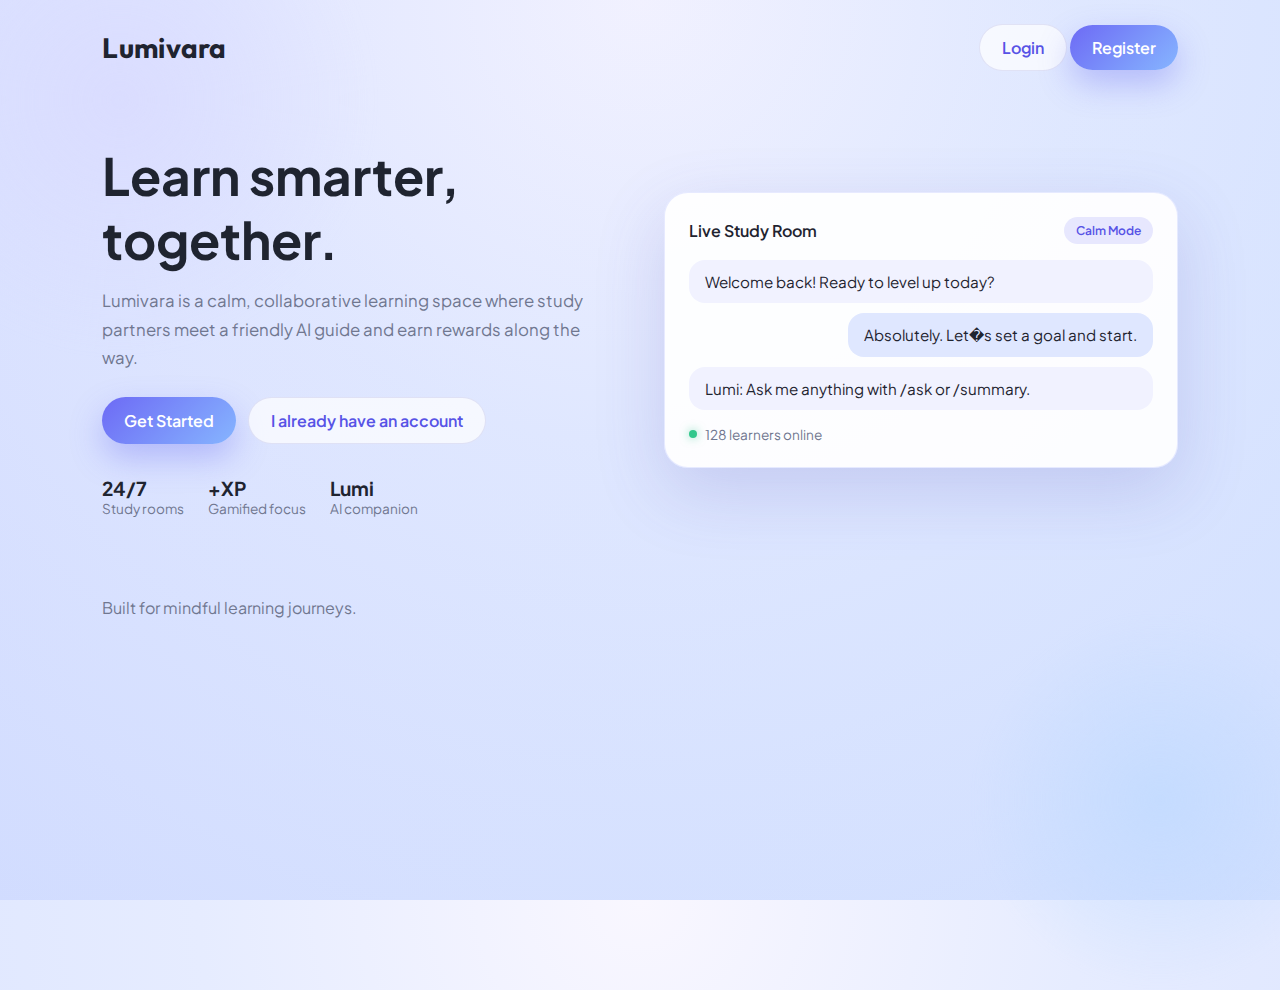
<file: index.html>
<!DOCTYPE html>
<html lang="en">
<head>
  <meta charset="UTF-8" />
  <meta name="viewport" content="width=device-width, initial-scale=1.0" />
  <title>Lumivara - Learn Together</title>
  <link rel="stylesheet" href="css/style.css" />
</head>
<body class="landing">
  <div class="bg-orb orb-1"></div>
  <div class="bg-orb orb-2"></div>
  <header class="topbar">
    <div class="logo">Lumivara</div>
    <nav class="top-actions">
      <a class="btn ghost" href="login.html">Login</a>
      <a class="btn primary" href="register.html">Register</a>
    </nav>
  </header>

  <main class="hero">
    <div class="hero-text">
      <h1>Learn smarter, together.</h1>
      <p>
        Lumivara is a calm, collaborative learning space where study partners meet a
        friendly AI guide and earn rewards along the way.
      </p>
      <div class="hero-cta">
        <a class="btn primary" href="register.html">Get Started</a>
        <a class="btn ghost" href="login.html">I already have an account</a>
      </div>
      <div class="hero-stats">
        <div>
          <span class="stat-value">24/7</span>
          <span class="stat-label">Study rooms</span>
        </div>
        <div>
          <span class="stat-value">+XP</span>
          <span class="stat-label">Gamified focus</span>
        </div>
        <div>
          <span class="stat-value">Lumi</span>
          <span class="stat-label">AI companion</span>
        </div>
      </div>
    </div>
    <div class="hero-card">
      <div class="card-header">
        <span>Live Study Room</span>
        <span class="pill">Calm Mode</span>
      </div>
      <div class="card-body">
        <div class="message incoming">Welcome back! Ready to level up today?</div>
        <div class="message outgoing">Absolutely. Let�s set a goal and start.</div>
        <div class="message incoming">Lumi: Ask me anything with /ask or /summary.</div>
      </div>
      <div class="card-footer">
        <span class="dot"></span>
        <span>128 learners online</span>
      </div>
    </div>
  </main>

  <footer class="footer">
    <span>Built for mindful learning journeys.</span>
  </footer>
</body>
</html>
</file>
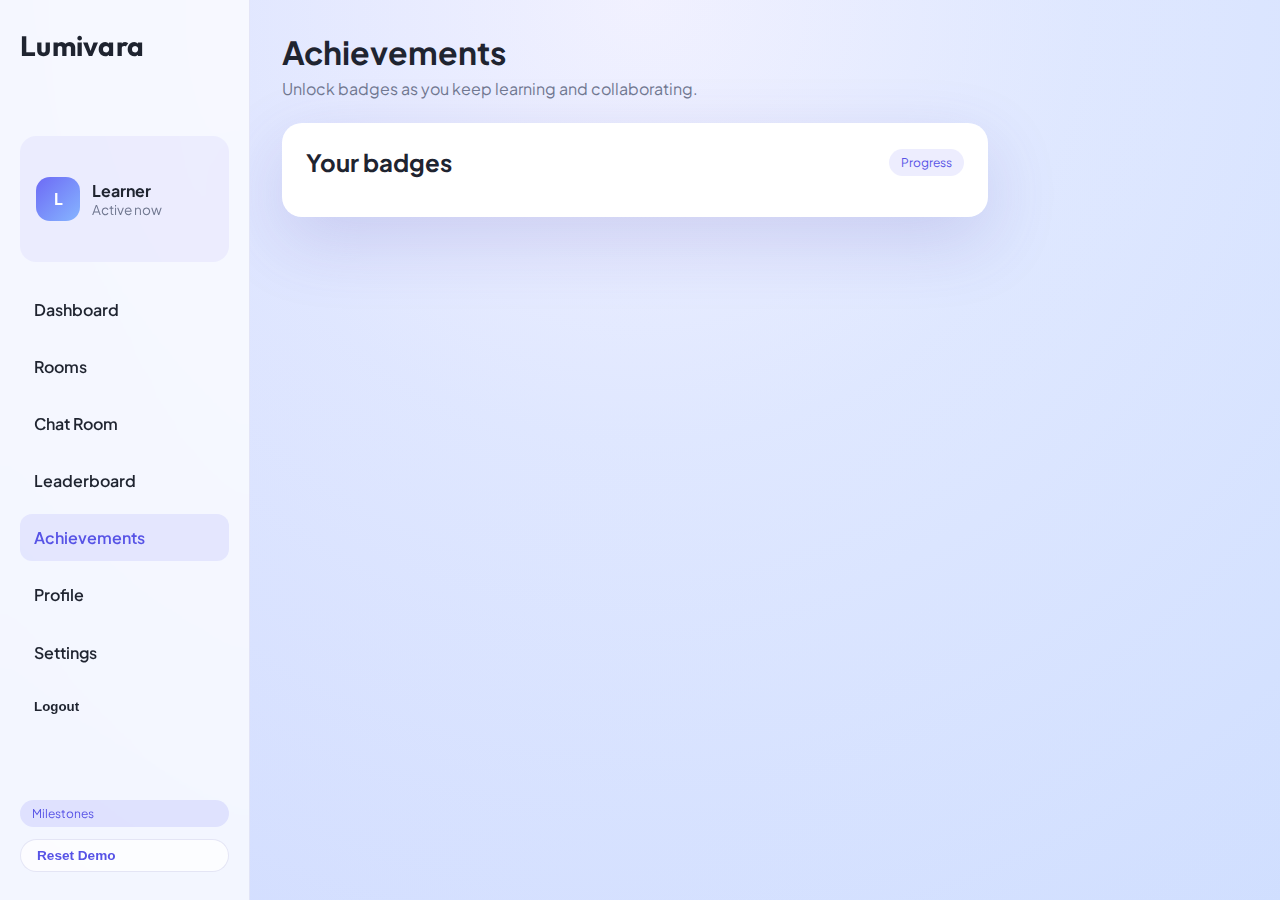
<file: achievements.html>
<!DOCTYPE html>
<html lang="en">
<head>
  <meta charset="UTF-8" />
  <meta name="viewport" content="width=device-width, initial-scale=1.0" />
  <title>Lumivara - Achievements</title>
  <link rel="stylesheet" href="css/style.css" />
</head>
<body class="page achievements">
  <aside class="sidebar">
    <div class="logo">Lumivara</div>
    <div class="profile-card">
      <div class="avatar" id="sidebarAvatar">L</div>
      <div>
        <div class="profile-name" id="sidebarUserName">Learner</div>
        <div class="profile-meta" id="sidebarUserMeta">Active now</div>
      </div>
    </div>
    <nav class="nav">
      <a class="nav-link" href="dashboard.html">Dashboard</a>
      <a class="nav-link" href="rooms.html">Rooms</a>
      <a class="nav-link" href="chat.html">Chat Room</a>
      <a class="nav-link" href="leaderboard.html">Leaderboard</a>
      <a class="nav-link active" href="achievements.html">Achievements</a>
      <a class="nav-link" href="profile.html">Profile</a>
      <a class="nav-link" href="settings.html">Settings</a>
      <button class="nav-link" id="logoutBtn" type="button">Logout</button>
    </nav>
    <div class="sidebar-footer">
      <span class="pill">Milestones</span>
      <button class="btn ghost small" id="resetDemoBtn" type="button">Reset Demo</button>
    </div>
  </aside>

  <main class="main">
    <header class="main-header">
      <div>
        <h1>Achievements</h1>
        <p class="subtext">Unlock badges as you keep learning and collaborating.</p>
      </div>
    </header>

    <section class="panel">
      <div class="panel-header">
        <h2>Your badges</h2>
        <span class="chip">Progress</span>
      </div>
      <div id="achievementList" class="achievement-grid"></div>
    </section>
  </main>

  <div class="toast" id="toast"></div>

  <script src="js/storage.js"></script>
  <script src="js/gamification.js"></script>
  <script src="js/auth.js"></script>
</body>
</html>
</file>
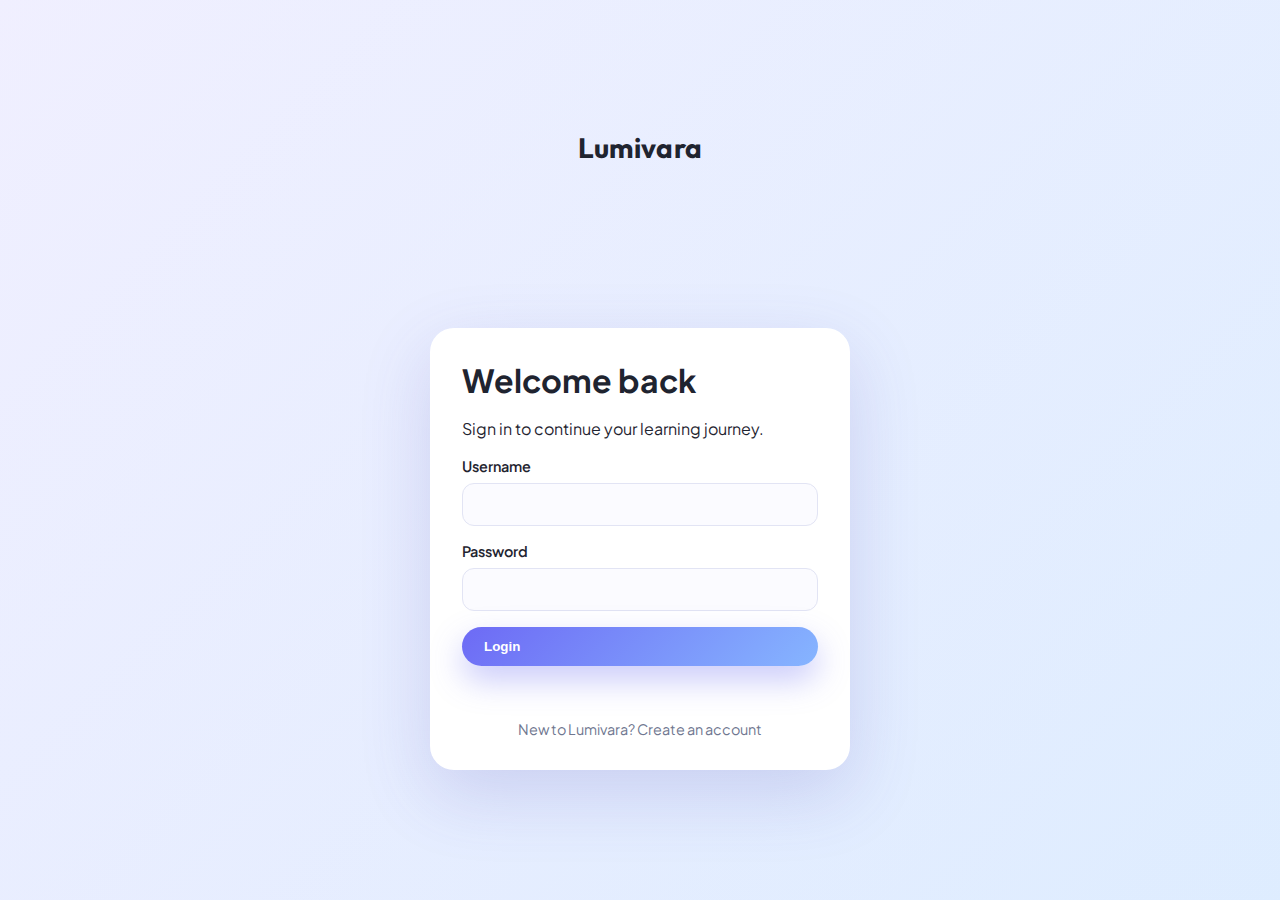
<file: chat.html>
<!DOCTYPE html>
<html lang="en">
<head>
  <meta charset="UTF-8" />
  <meta name="viewport" content="width=device-width, initial-scale=1.0" />
  <title>Lumivara - Chat Room</title>
  <link rel="stylesheet" href="css/style.css" />
</head>
<body class="chat">
  <aside class="sidebar">
    <div class="logo">Lumivara</div>
    <div class="profile-card">
      <div class="avatar" id="sidebarAvatar">L</div>
      <div>
        <div class="profile-name" id="sidebarUserName">Learner</div>
        <div class="profile-meta" id="sidebarUserMeta">Active now</div>
      </div>
    </div>
    <nav class="nav">
      <a class="nav-link" href="dashboard.html">Dashboard</a>
      <a class="nav-link" href="rooms.html">Rooms</a>
      <a class="nav-link active" href="chat.html">Chat Room</a>
      <a class="nav-link" href="leaderboard.html">Leaderboard</a>
      <a class="nav-link" href="achievements.html">Achievements</a>
      <a class="nav-link" href="profile.html">Profile</a>
      <a class="nav-link" href="settings.html">Settings</a>
      <button class="nav-link" id="logoutBtn" type="button">Logout</button>
    </nav>
    <div class="room-list">
      <h3>Rooms</h3>
      <div id="sidebarRooms"></div>
    </div>
    <div class="room-list">
      <h3>Direct Messages</h3>
      <div id="sidebarDm"></div>
    </div>
    <div class="sidebar-footer">
      <span class="pill">Focus Mode</span>
      <button class="btn ghost small" id="resetDemoBtn" type="button">Reset Demo</button>
    </div>
  </aside>

  <main class="main">
    <header class="main-header">
      <div>
        <h1 id="roomTitle">Focus Room</h1>
        <p class="subtext" id="roomTopic">Calm collaborative study space</p>
        <div class="room-meta">
          <span class="chip">Active: <strong id="activeUserName">You</strong></span>
          <span class="chip" id="roomMode">Focus Mode</span>
        </div>
      </div>
      <div class="user-switcher">
        <label for="activeUserSelect">Active user</label>
        <select id="activeUserSelect"></select>
        <button class="btn ghost small" id="addDemoUserBtn" type="button">Add demo user</button>
      </div>
      <div class="xp-mini">
        <span>Level <strong id="userLevel">1</strong></span>
        <div class="xp-bar">
          <div class="xp-fill" id="xpFill"></div>
        </div>
      </div>
    </header>

    <section class="chat-container">
      <div id="chatMessages" class="chat-messages"></div>
      <div class="chat-input">
        <div class="reply-preview" id="replyPreview">
          <div>
            <strong id="replyAuthor">Replying to</strong>
            <span id="replyText">Message preview</span>
          </div>
          <button id="cancelReplyBtn" type="button">Cancel</button>
        </div>
        <div class="input-row">
          <button class="btn ghost small" id="attachBtn" type="button">Attach</button>
          <input type="file" id="fileInput" hidden />
          <input type="text" id="messageInput" placeholder="Type a message or /ask, /summary, /explain" />
          <button class="btn primary" id="sendBtn">Send</button>
        </div>
      </div>
    </section>
  </main>

  <aside class="users">
    <h3>Online Learners</h3>
    <ul class="user-list" id="userList">
      <li class="user active" data-user="You" data-role="Learner">
        <span class="user-avatar" id="currentUserAvatar">Y</span>
        <div class="user-meta">
          <div class="user-name" id="currentUserName">You</div>
          <div class="user-status" id="currentUserStatus">Active now</div>
          <div class="user-role" id="currentUserRole">Learner</div>
        </div>
      </li>
      <li class="user" data-user="Alya" data-role="Mentor">
        <span class="user-avatar">A</span>
        <div class="user-meta">
          <div class="user-name">Alya</div>
          <div class="user-status">Reviewing notes</div>
          <div class="user-role">Mentor</div>
        </div>
      </li>
      <li class="user" data-user="Ravi" data-role="Analyst">
        <span class="user-avatar">R</span>
        <div class="user-meta">
          <div class="user-name">Ravi</div>
          <div class="user-status">Solving problems</div>
          <div class="user-role">Analyst</div>
        </div>
      </li>
      <li class="user" data-user="Mina" data-role="Calm Focus">
        <span class="user-avatar">M</span>
        <div class="user-meta">
          <div class="user-name">Mina</div>
          <div class="user-status">Quiet focus</div>
          <div class="user-role">Calm Focus</div>
        </div>
      </li>
      <li class="user" data-user="Jude" data-role="Sprinter">
        <span class="user-avatar">J</span>
        <div class="user-meta">
          <div class="user-name">Jude</div>
          <div class="user-status">Taking a break</div>
          <div class="user-role">Sprinter</div>
        </div>
      </li>
      <li class="user" data-user="Lumi" data-role="AI Guide">
        <span class="user-avatar">L</span>
        <div class="user-meta">
          <div class="user-name">Lumi</div>
          <div class="user-status">AI helper</div>
          <div class="user-role">AI Guide</div>
        </div>
      </li>
    </ul>
  </aside>

  <div class="toast" id="toast"></div>
  <div class="loader" id="loader">
    <div class="spinner"></div>
    <span>Lumi is thinking...</span>
  </div>

  <script src="js/storage.js"></script>
  <script src="js/ai.js"></script>
  <script src="js/gamification.js"></script>
  <script src="js/chat.js"></script>
  <script src="js/auth.js"></script>
</body>
</html>
</file>
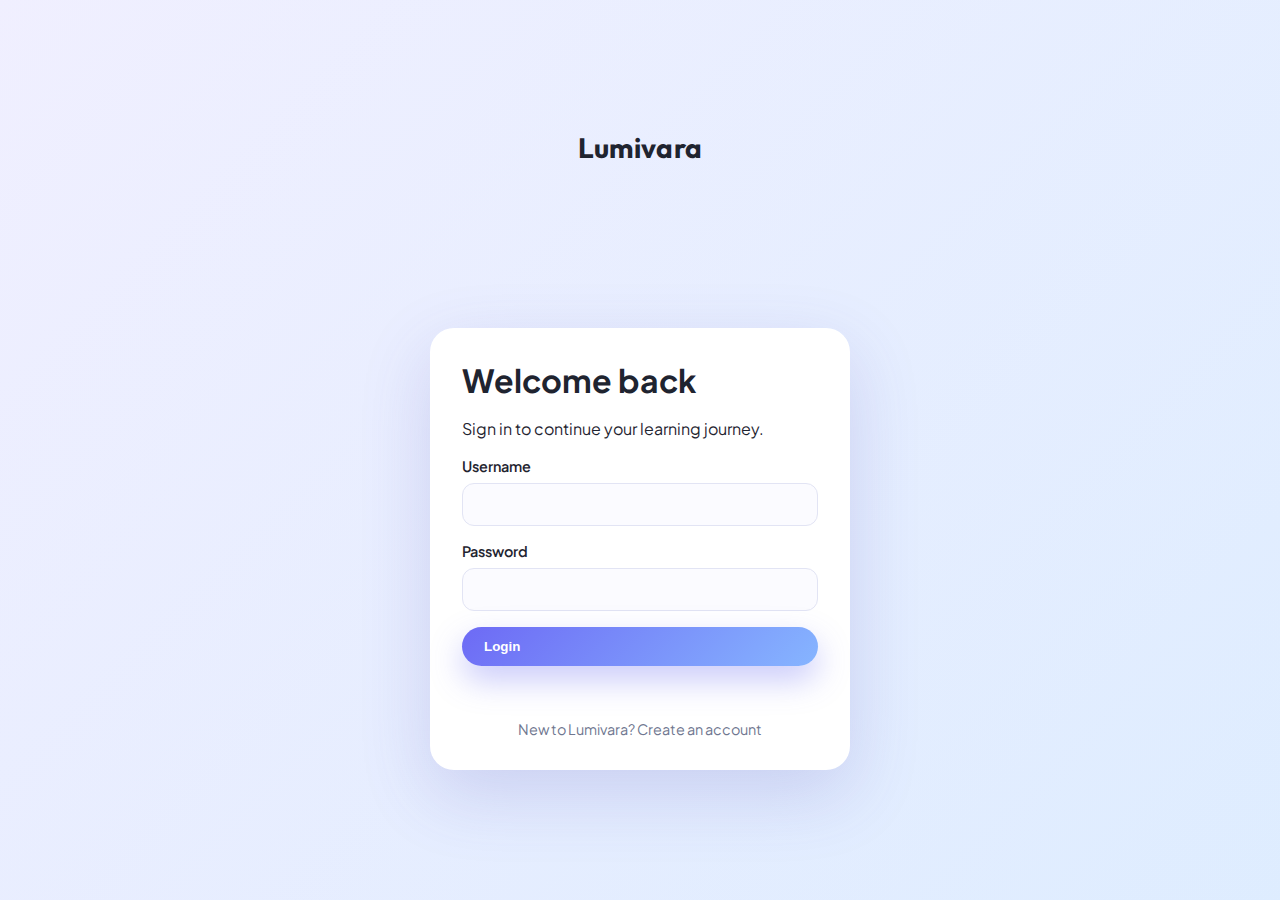
<file: dashboard.html>
<!DOCTYPE html>
<html lang="en">
<head>
  <meta charset="UTF-8" />
  <meta name="viewport" content="width=device-width, initial-scale=1.0" />
  <title>Lumivara - Dashboard</title>
  <link rel="stylesheet" href="css/style.css" />
</head>
<body class="dashboard">
  <aside class="sidebar">
    <div class="logo">Lumivara</div>
    <div class="profile-card">
      <div class="avatar" id="sidebarAvatar">L</div>
      <div>
        <div class="profile-name" id="sidebarUserName">Learner</div>
        <div class="profile-meta" id="sidebarUserMeta">Active now</div>
      </div>
    </div>
    <nav class="nav">
      <a class="nav-link active" href="dashboard.html">Dashboard</a>
      <a class="nav-link" href="chat.html">Chat Room</a>
      <button class="nav-link" id="logoutBtn" type="button">Logout</button>
    </nav>
    <div class="sidebar-footer">
      <span class="pill">Study Calm</span>
    </div>
  </aside>

  <main class="main">
    <header class="main-header">
      <div>
        <h1 id="welcomeMessage">Welcome, Learner</h1>
        <p class="subtext">Track your progress, celebrate achievements, and join a room.</p>
      </div>
      <div class="xp-card">
        <div>
          <span class="label">Level</span>
          <span class="value" id="userLevel">1</span>
        </div>
        <div>
          <span class="label">XP</span>
          <span class="value" id="userXp">0</span>
        </div>
        <div class="xp-bar">
          <div class="xp-fill" id="xpFill"></div>
        </div>
      </div>
    </header>

    <section class="panel">
      <div class="panel-header">
        <h2>Your achievements</h2>
        <span class="chip">Live progress</span>
      </div>
      <div id="achievementList" class="achievement-grid"></div>
    </section>

    <section class="panel action-panel">
      <div>
        <h2>Enter a study room</h2>
        <p>Continue the conversation, earn XP, and ask Lumi for help.</p>
      </div>
      <a class="btn primary" href="chat.html">Enter chat room</a>
    </section>
  </main>

  <div class="toast" id="toast"></div>

  <script src="js/storage.js"></script>
  <script src="js/gamification.js"></script>
  <script src="js/auth.js"></script>
</body>
</html>
</file>
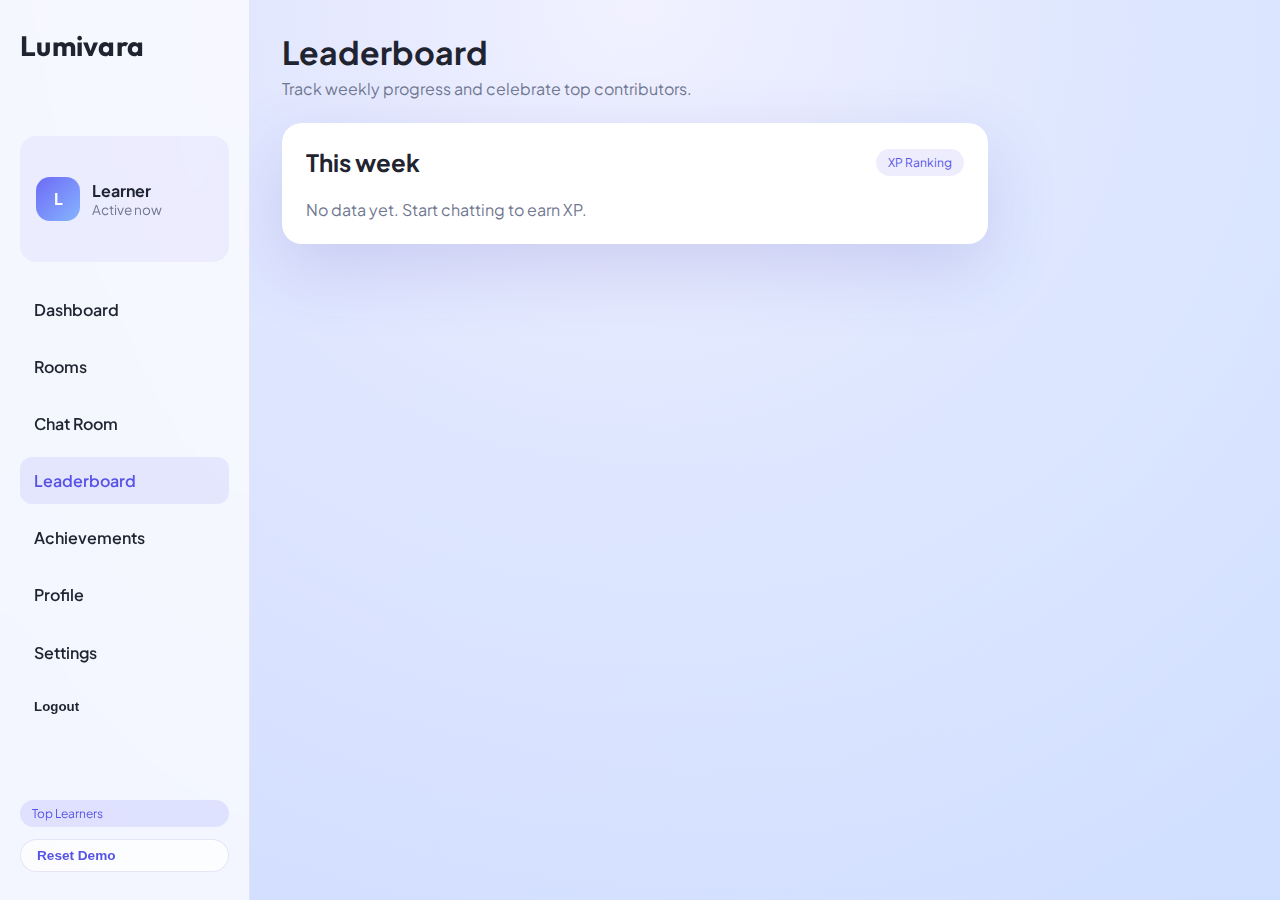
<file: leaderboard.html>
<!DOCTYPE html>
<html lang="en">
<head>
  <meta charset="UTF-8" />
  <meta name="viewport" content="width=device-width, initial-scale=1.0" />
  <title>Lumivara - Leaderboard</title>
  <link rel="stylesheet" href="css/style.css" />
</head>
<body class="page leaderboard">
  <aside class="sidebar">
    <div class="logo">Lumivara</div>
    <div class="profile-card">
      <div class="avatar" id="sidebarAvatar">L</div>
      <div>
        <div class="profile-name" id="sidebarUserName">Learner</div>
        <div class="profile-meta" id="sidebarUserMeta">Active now</div>
      </div>
    </div>
    <nav class="nav">
      <a class="nav-link" href="dashboard.html">Dashboard</a>
      <a class="nav-link" href="rooms.html">Rooms</a>
      <a class="nav-link" href="chat.html">Chat Room</a>
      <a class="nav-link active" href="leaderboard.html">Leaderboard</a>
      <a class="nav-link" href="achievements.html">Achievements</a>
      <a class="nav-link" href="profile.html">Profile</a>
      <a class="nav-link" href="settings.html">Settings</a>
      <button class="nav-link" id="logoutBtn" type="button">Logout</button>
    </nav>
    <div class="sidebar-footer">
      <span class="pill">Top Learners</span>
      <button class="btn ghost small" id="resetDemoBtn" type="button">Reset Demo</button>
    </div>
  </aside>

  <main class="main">
    <header class="main-header">
      <div>
        <h1>Leaderboard</h1>
        <p class="subtext">Track weekly progress and celebrate top contributors.</p>
      </div>
    </header>

    <section class="panel">
      <div class="panel-header">
        <h2>This week</h2>
        <span class="chip">XP Ranking</span>
      </div>
      <div class="table" id="leaderboardTable"></div>
    </section>
  </main>

  <div class="toast" id="toast"></div>

  <script src="js/storage.js"></script>
  <script src="js/auth.js"></script>
  <script src="js/leaderboard.js"></script>
</body>
</html>
</file>
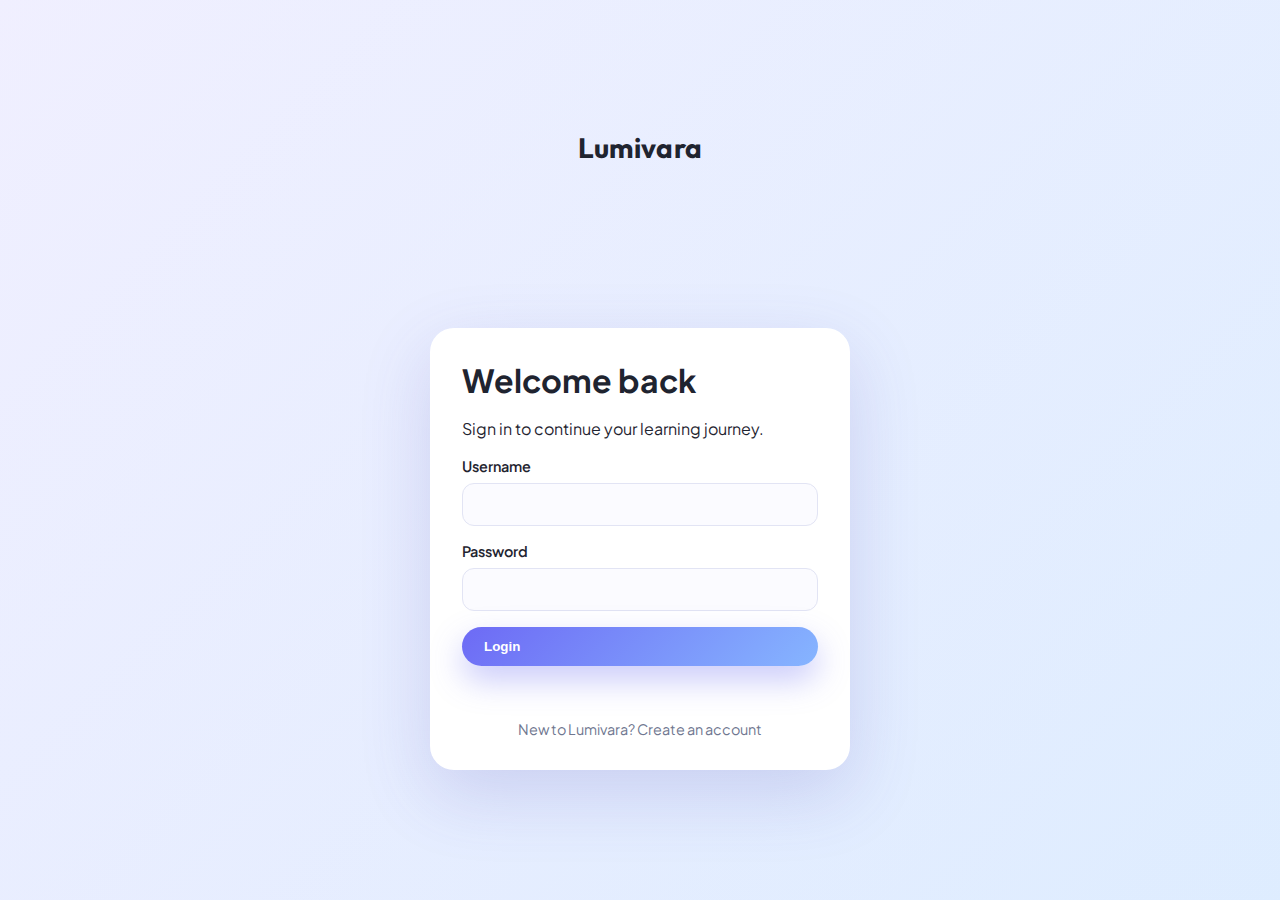
<file: login.html>
<!DOCTYPE html>
<html lang="en">
<head>
  <meta charset="UTF-8" />
  <meta name="viewport" content="width=device-width, initial-scale=1.0" />
  <title>Lumivara - Login</title>
  <link rel="stylesheet" href="css/style.css" />
</head>
<body class="auth">
  <div class="auth-shell">
    <a class="logo" href="index.html">Lumivara</a>
    <div class="auth-card">
      <h1>Welcome back</h1>
      <p>Sign in to continue your learning journey.</p>
      <form id="loginForm" class="form">
        <label>
          Username
          <input type="text" id="loginUsername" autocomplete="username" required />
        </label>
        <label>
          Password
          <input type="password" id="loginPassword" autocomplete="current-password" required />
        </label>
        <button class="btn primary" type="submit">Login</button>
        <div id="loginMessage" class="form-message"></div>
      </form>
      <div class="auth-footer">
        <span>New to Lumivara?</span>
        <a href="register.html">Create an account</a>
      </div>
    </div>
  </div>
  <script src="js/storage.js"></script>
  <script src="js/auth.js"></script>
</body>
</html>
</file>
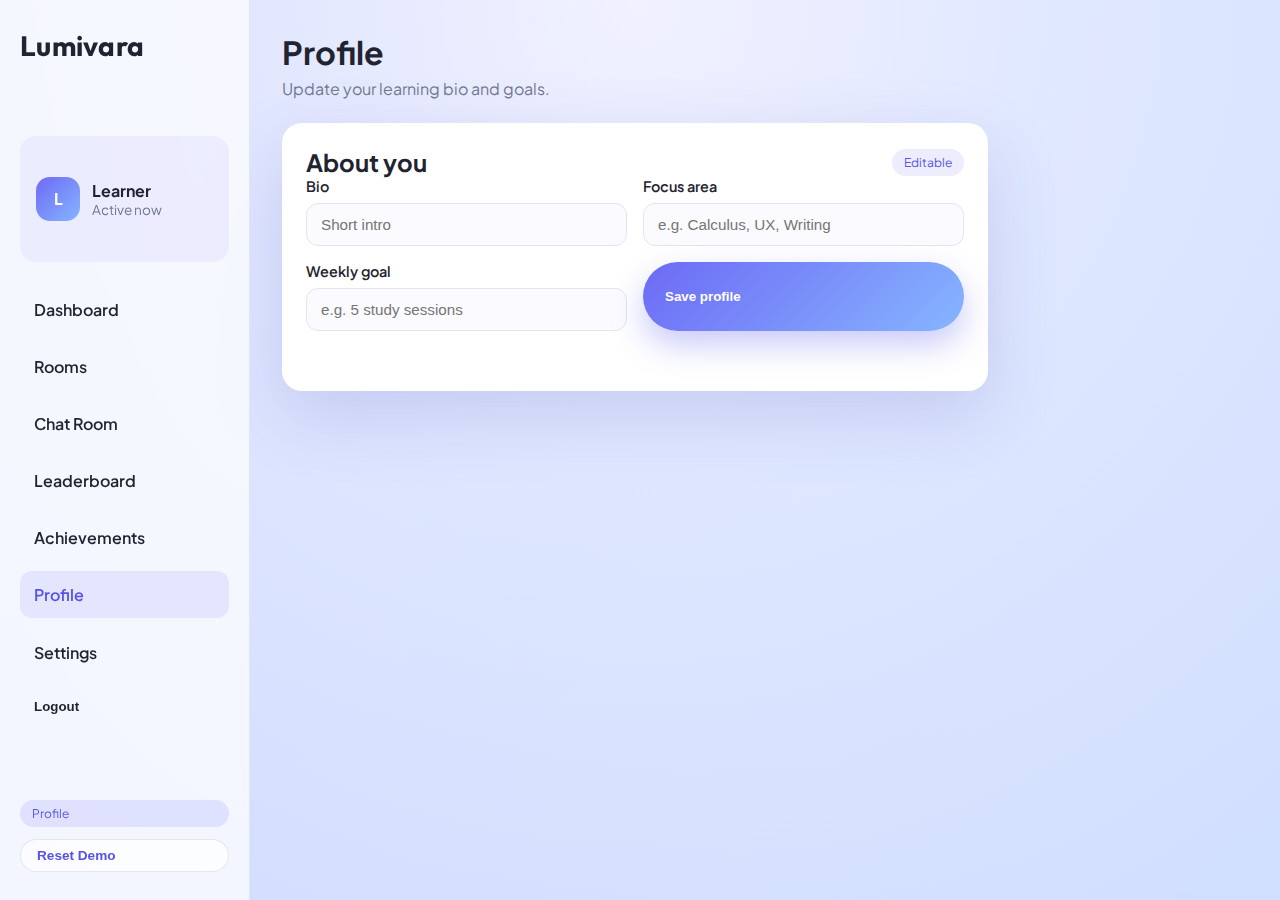
<file: profile.html>
<!DOCTYPE html>
<html lang="en">
<head>
  <meta charset="UTF-8" />
  <meta name="viewport" content="width=device-width, initial-scale=1.0" />
  <title>Lumivara - Profile</title>
  <link rel="stylesheet" href="css/style.css" />
</head>
<body class="page profile">
  <aside class="sidebar">
    <div class="logo">Lumivara</div>
    <div class="profile-card">
      <div class="avatar" id="sidebarAvatar">L</div>
      <div>
        <div class="profile-name" id="sidebarUserName">Learner</div>
        <div class="profile-meta" id="sidebarUserMeta">Active now</div>
      </div>
    </div>
    <nav class="nav">
      <a class="nav-link" href="dashboard.html">Dashboard</a>
      <a class="nav-link" href="rooms.html">Rooms</a>
      <a class="nav-link" href="chat.html">Chat Room</a>
      <a class="nav-link" href="leaderboard.html">Leaderboard</a>
      <a class="nav-link" href="achievements.html">Achievements</a>
      <a class="nav-link active" href="profile.html">Profile</a>
      <a class="nav-link" href="settings.html">Settings</a>
      <button class="nav-link" id="logoutBtn" type="button">Logout</button>
    </nav>
    <div class="sidebar-footer">
      <span class="pill">Profile</span>
      <button class="btn ghost small" id="resetDemoBtn" type="button">Reset Demo</button>
    </div>
  </aside>

  <main class="main">
    <header class="main-header">
      <div>
        <h1>Profile</h1>
        <p class="subtext">Update your learning bio and goals.</p>
      </div>
    </header>

    <section class="panel">
      <div class="panel-header">
        <h2>About you</h2>
        <span class="chip">Editable</span>
      </div>
      <form id="profileForm" class="form two-col">
        <label>
          Bio
          <input type="text" id="profileBio" placeholder="Short intro" />
        </label>
        <label>
          Focus area
          <input type="text" id="profileFocus" placeholder="e.g. Calculus, UX, Writing" />
        </label>
        <label>
          Weekly goal
          <input type="text" id="profileGoal" placeholder="e.g. 5 study sessions" />
        </label>
        <button class="btn primary" type="submit">Save profile</button>
        <div id="profileMessage" class="form-message"></div>
      </form>
    </section>
  </main>

  <div class="toast" id="toast"></div>

  <script src="js/storage.js"></script>
  <script src="js/auth.js"></script>
  <script src="js/profile.js"></script>
</body>
</html>
</file>
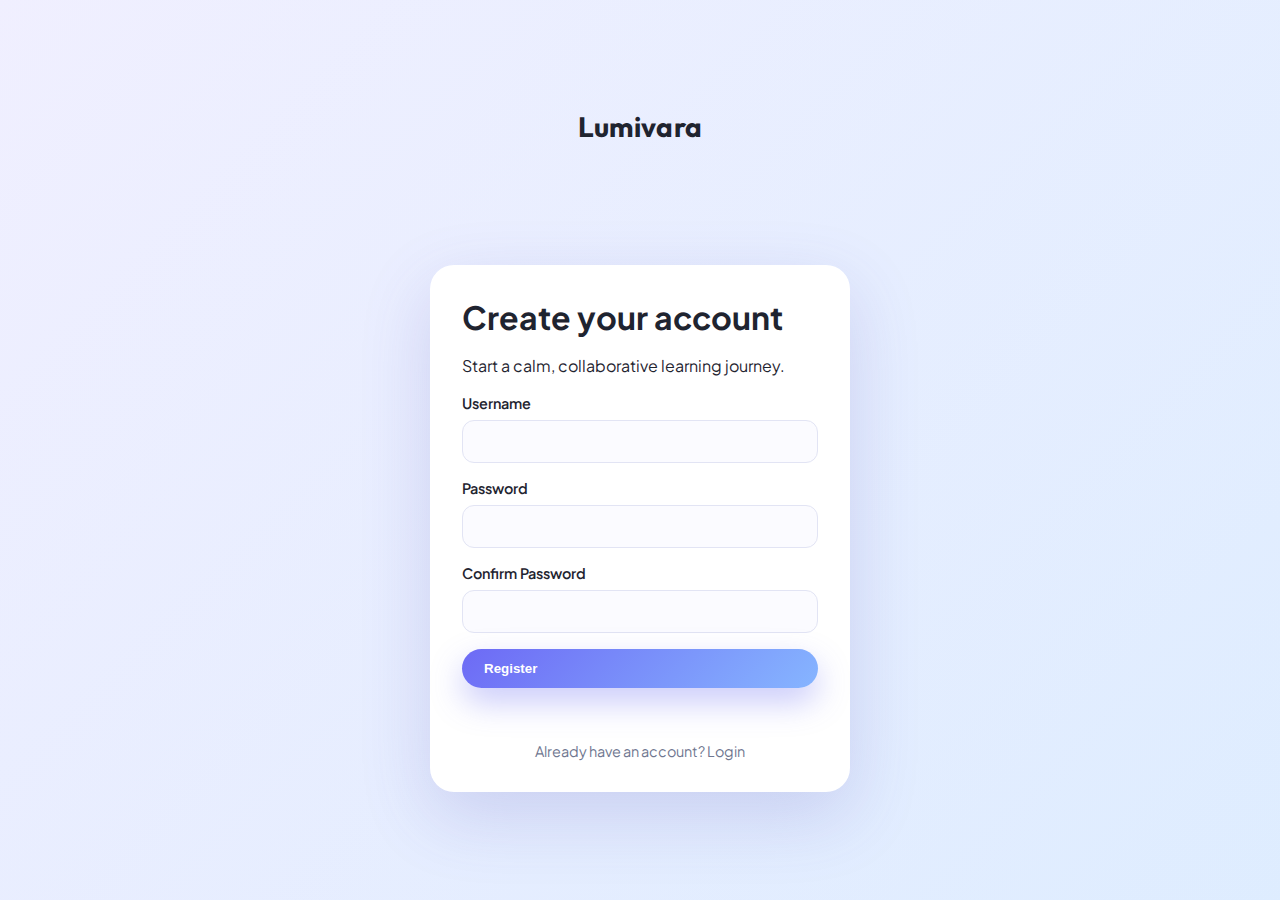
<file: register.html>
<!DOCTYPE html>
<html lang="en">
<head>
  <meta charset="UTF-8" />
  <meta name="viewport" content="width=device-width, initial-scale=1.0" />
  <title>Lumivara - Register</title>
  <link rel="stylesheet" href="css/style.css" />
</head>
<body class="auth">
  <div class="auth-shell">
    <a class="logo" href="index.html">Lumivara</a>
    <div class="auth-card">
      <h1>Create your account</h1>
      <p>Start a calm, collaborative learning journey.</p>
      <form id="registerForm" class="form">
        <label>
          Username
          <input type="text" id="registerUsername" autocomplete="username" required />
        </label>
        <label>
          Password
          <input type="password" id="registerPassword" autocomplete="new-password" required />
        </label>
        <label>
          Confirm Password
          <input type="password" id="registerConfirm" autocomplete="new-password" required />
        </label>
        <button class="btn primary" type="submit">Register</button>
        <div id="registerMessage" class="form-message"></div>
      </form>
      <div class="auth-footer">
        <span>Already have an account?</span>
        <a href="login.html">Login</a>
      </div>
    </div>
  </div>
  <script src="js/storage.js"></script>
  <script src="js/auth.js"></script>
</body>
</html>
</file>
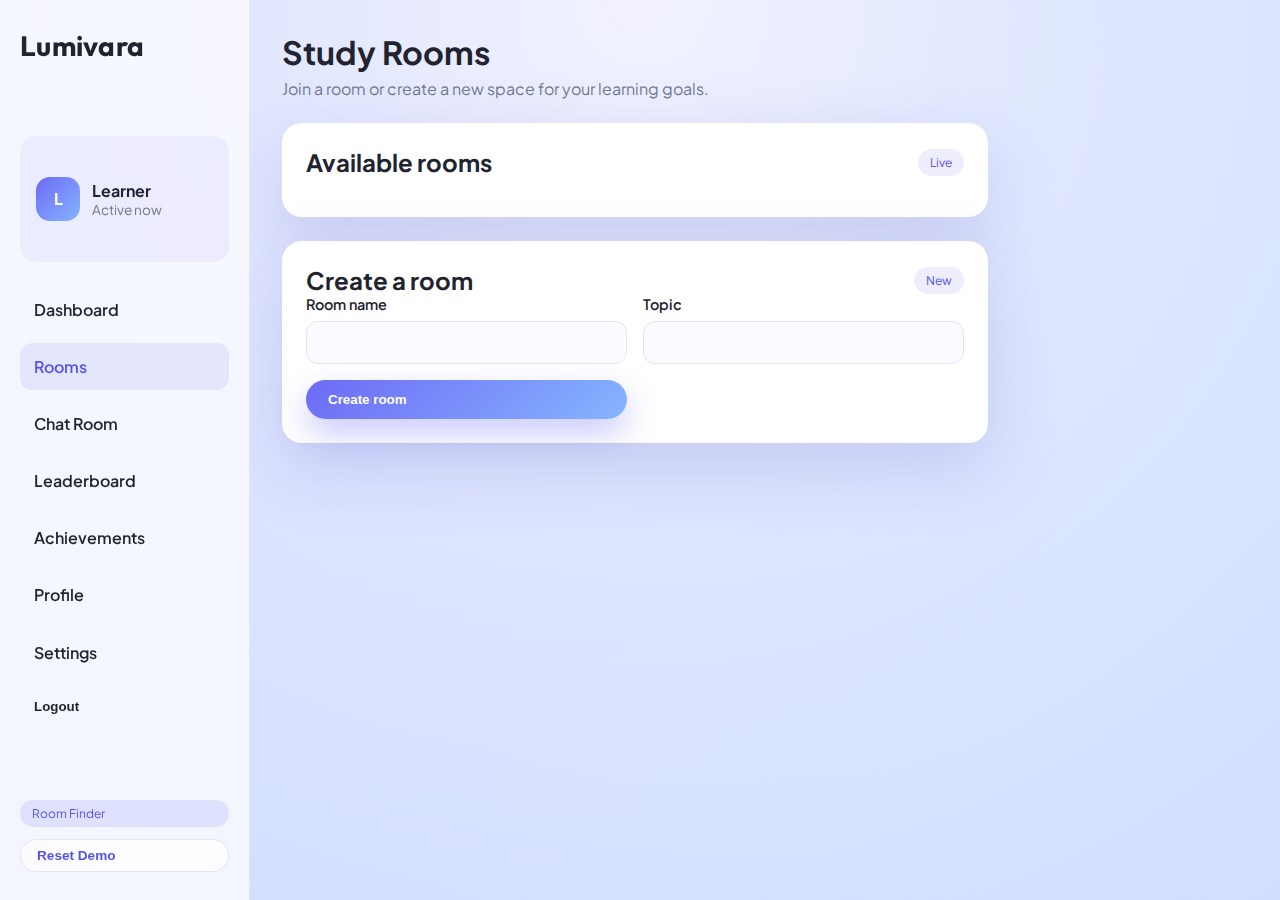
<file: rooms.html>
<!DOCTYPE html>
<html lang="en">
<head>
  <meta charset="UTF-8" />
  <meta name="viewport" content="width=device-width, initial-scale=1.0" />
  <title>Lumivara - Rooms</title>
  <link rel="stylesheet" href="css/style.css" />
</head>
<body class="page rooms">
  <aside class="sidebar">
    <div class="logo">Lumivara</div>
    <div class="profile-card">
      <div class="avatar" id="sidebarAvatar">L</div>
      <div>
        <div class="profile-name" id="sidebarUserName">Learner</div>
        <div class="profile-meta" id="sidebarUserMeta">Active now</div>
      </div>
    </div>
    <nav class="nav">
      <a class="nav-link" href="dashboard.html">Dashboard</a>
      <a class="nav-link active" href="rooms.html">Rooms</a>
      <a class="nav-link" href="chat.html">Chat Room</a>
      <a class="nav-link" href="leaderboard.html">Leaderboard</a>
      <a class="nav-link" href="achievements.html">Achievements</a>
      <a class="nav-link" href="profile.html">Profile</a>
      <a class="nav-link" href="settings.html">Settings</a>
      <button class="nav-link" id="logoutBtn" type="button">Logout</button>
    </nav>
    <div class="sidebar-footer">
      <span class="pill">Room Finder</span>
      <button class="btn ghost small" id="resetDemoBtn" type="button">Reset Demo</button>
    </div>
  </aside>

  <main class="main">
    <header class="main-header">
      <div>
        <h1>Study Rooms</h1>
        <p class="subtext">Join a room or create a new space for your learning goals.</p>
      </div>
    </header>

    <section class="panel">
      <div class="panel-header">
        <h2>Available rooms</h2>
        <span class="chip">Live</span>
      </div>
      <div id="roomList" class="room-grid"></div>
    </section>

    <section class="panel">
      <div class="panel-header">
        <h2>Create a room</h2>
        <span class="chip">New</span>
      </div>
      <form id="roomForm" class="form two-col">
        <label>
          Room name
          <input type="text" id="roomName" required />
        </label>
        <label>
          Topic
          <input type="text" id="roomTopic" required />
        </label>
        <button class="btn primary" type="submit">Create room</button>
        <div id="roomMessage" class="form-message"></div>
      </form>
    </section>
  </main>

  <div class="toast" id="toast"></div>

  <script src="js/storage.js"></script>
  <script src="js/auth.js"></script>
  <script src="js/rooms.js"></script>
</body>
</html>
</file>
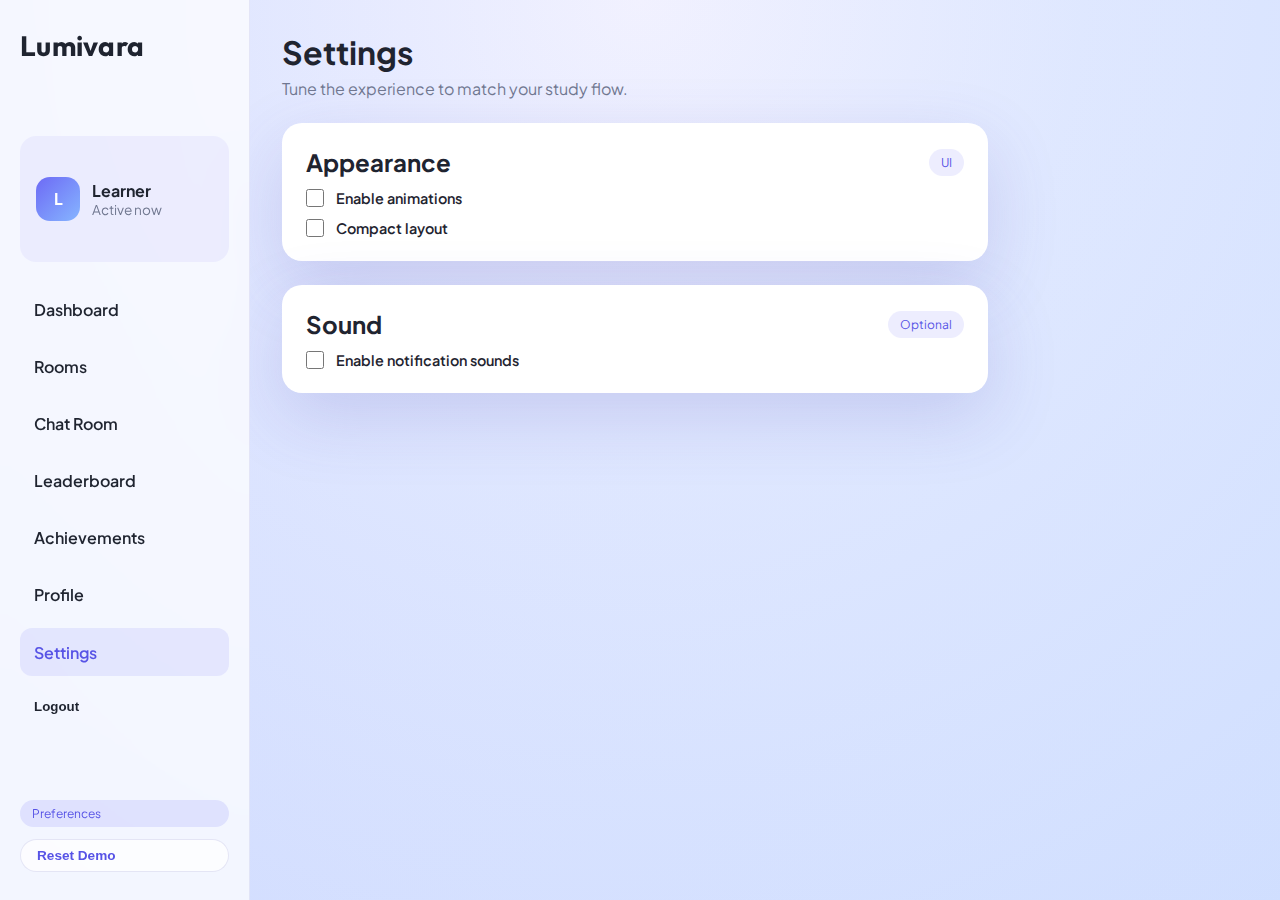
<file: settings.html>
<!DOCTYPE html>
<html lang="en">
<head>
  <meta charset="UTF-8" />
  <meta name="viewport" content="width=device-width, initial-scale=1.0" />
  <title>Lumivara - Settings</title>
  <link rel="stylesheet" href="css/style.css" />
</head>
<body class="page settings">
  <aside class="sidebar">
    <div class="logo">Lumivara</div>
    <div class="profile-card">
      <div class="avatar" id="sidebarAvatar">L</div>
      <div>
        <div class="profile-name" id="sidebarUserName">Learner</div>
        <div class="profile-meta" id="sidebarUserMeta">Active now</div>
      </div>
    </div>
    <nav class="nav">
      <a class="nav-link" href="dashboard.html">Dashboard</a>
      <a class="nav-link" href="rooms.html">Rooms</a>
      <a class="nav-link" href="chat.html">Chat Room</a>
      <a class="nav-link" href="leaderboard.html">Leaderboard</a>
      <a class="nav-link" href="achievements.html">Achievements</a>
      <a class="nav-link" href="profile.html">Profile</a>
      <a class="nav-link active" href="settings.html">Settings</a>
      <button class="nav-link" id="logoutBtn" type="button">Logout</button>
    </nav>
    <div class="sidebar-footer">
      <span class="pill">Preferences</span>
      <button class="btn ghost small" id="resetDemoBtn" type="button">Reset Demo</button>
    </div>
  </aside>

  <main class="main">
    <header class="main-header">
      <div>
        <h1>Settings</h1>
        <p class="subtext">Tune the experience to match your study flow.</p>
      </div>
    </header>

    <section class="panel">
      <div class="panel-header">
        <h2>Appearance</h2>
        <span class="chip">UI</span>
      </div>
      <div class="settings-grid">
        <label class="toggle">
          <input type="checkbox" id="settingAnimations" />
          <span>Enable animations</span>
        </label>
        <label class="toggle">
          <input type="checkbox" id="settingCompact" />
          <span>Compact layout</span>
        </label>
      </div>
    </section>

    <section class="panel">
      <div class="panel-header">
        <h2>Sound</h2>
        <span class="chip">Optional</span>
      </div>
      <div class="settings-grid">
        <label class="toggle">
          <input type="checkbox" id="settingSounds" />
          <span>Enable notification sounds</span>
        </label>
      </div>
    </section>
  </main>

  <div class="toast" id="toast"></div>

  <script src="js/storage.js"></script>
  <script src="js/auth.js"></script>
  <script src="js/settings.js"></script>
</body>
</html>
</file>
<file: css/style.css>
@import url("https://fonts.googleapis.com/css2?family=Plus+Jakarta+Sans:wght@400;500;600;700&family=Outfit:wght@500;600;700&display=swap");

:root {
  --bg: #eef1ff;
  --bg-soft: #f6f5ff;
  --card: #ffffff;
  --text: #1f2430;
  --muted: #707790;
  --primary: #6d6af5;
  --primary-dark: #5753e6;
  --accent: #86b5ff;
  --accent-dark: #6aa1ff;
  --success: #32c78c;
  --danger: #ff6b6b;
  --shadow: 0 24px 70px rgba(80, 70, 180, 0.18);
}

* {
  box-sizing: border-box;
  margin: 0;
  padding: 0;
}

html {
  scroll-behavior: smooth;
}

body {
  font-family: "Plus Jakarta Sans", sans-serif;
  color: var(--text);
  background: radial-gradient(circle at top, #f9f7ff, #e6ecff 40%, #d7e1ff 100%);
  min-height: 100vh;
  position: relative;
  overflow-x: hidden;
  animation: pageFade 0.6s ease;
}

body::before {
  content: "";
  position: absolute;
  inset: 0;
  background: linear-gradient(120deg, rgba(121, 121, 255, 0.08), rgba(120, 190, 255, 0.1));
  opacity: 0.7;
  pointer-events: none;
  z-index: -2;
}

a {
  color: inherit;
  text-decoration: none;
}

.landing {
  overflow: hidden;
}

.bg-orb {
  position: absolute;
  border-radius: 50%;
  opacity: 0.55;
  z-index: -1;
  filter: blur(4px);
}

.orb-1 {
  width: 520px;
  height: 520px;
  background: radial-gradient(circle, #d7d6ff 0%, rgba(215, 214, 255, 0) 70%);
  top: -160px;
  left: -140px;
}

.orb-2 {
  width: 380px;
  height: 380px;
  background: radial-gradient(circle, #b9d8ff 0%, rgba(185, 216, 255, 0) 70%);
  bottom: -90px;
  right: -70px;
}

.topbar {
  display: flex;
  justify-content: space-between;
  align-items: center;
  padding: 24px 8vw;
}

.logo {
  font-family: "Outfit", sans-serif;
  font-size: 28px;
  font-weight: 700;
  letter-spacing: 0.3px;
}

.btn {
  border: none;
  padding: 12px 22px;
  border-radius: 999px;
  font-weight: 600;
  display: inline-flex;
  align-items: center;
  gap: 8px;
  cursor: pointer;
  transition: transform 0.2s ease, box-shadow 0.2s ease, background 0.2s ease;
}

.btn.small {
  padding: 8px 16px;
  font-size: 0.85rem;
}

.btn.primary {
  background: linear-gradient(135deg, var(--primary), var(--accent));
  color: #fff;
  box-shadow: 0 14px 32px rgba(99, 102, 241, 0.35);
}

.btn.primary:hover {
  transform: translateY(-2px) scale(1.01);
}

.btn.ghost {
  background: rgba(255, 255, 255, 0.7);
  color: var(--primary-dark);
  border: 1px solid rgba(120, 120, 200, 0.18);
}

.btn.ghost:hover {
  box-shadow: 0 10px 20px rgba(109, 106, 245, 0.15);
}

.hero {
  display: grid;
  grid-template-columns: repeat(auto-fit, minmax(280px, 1fr));
  gap: 48px;
  padding: 48px 8vw 80px;
  align-items: center;
}

.hero h1 {
  font-size: clamp(32px, 4vw, 52px);
  margin-bottom: 16px;
  animation: floatIn 0.7s ease both;
}

.hero p {
  color: var(--muted);
  font-size: 1.05rem;
  line-height: 1.7;
  animation: floatIn 0.7s ease 0.08s both;
}

.hero-cta {
  display: flex;
  flex-wrap: wrap;
  gap: 12px;
  margin-top: 24px;
  animation: floatIn 0.7s ease 0.14s both;
}

.hero-stats {
  display: flex;
  gap: 24px;
  margin-top: 32px;
  flex-wrap: wrap;
  animation: floatIn 0.7s ease 0.2s both;
}

.hero-stats .stat-value {
  font-size: 1.2rem;
  font-weight: 700;
}

.hero-stats .stat-label {
  display: block;
  color: var(--muted);
  font-size: 0.85rem;
}

.hero-card {
  background: rgba(255, 255, 255, 0.92);
  border-radius: 24px;
  padding: 24px;
  box-shadow: var(--shadow);
  display: grid;
  gap: 16px;
  border: 1px solid rgba(142, 154, 255, 0.2);
  animation: floatIn 0.8s ease 0.1s both;
}

.card-header {
  display: flex;
  justify-content: space-between;
  align-items: center;
  font-weight: 600;
}

.pill {
  background: rgba(109, 106, 245, 0.15);
  color: var(--primary-dark);
  padding: 6px 12px;
  border-radius: 999px;
  font-size: 0.75rem;
}

.card-body {
  display: grid;
  gap: 10px;
}

.message {
  padding: 12px 16px;
  border-radius: 16px;
  font-size: 0.95rem;
}

.message.incoming {
  background: #f1f2ff;
  color: var(--text);
}

.message.outgoing {
  background: #dfe7ff;
  margin-left: auto;
}

.card-footer {
  display: flex;
  align-items: center;
  gap: 8px;
  color: var(--muted);
  font-size: 0.85rem;
}

.dot {
  width: 8px;
  height: 8px;
  border-radius: 50%;
  background: var(--success);
  box-shadow: 0 0 10px rgba(50, 199, 140, 0.6);
}

.footer {
  padding: 0 8vw 24px;
  color: var(--muted);
}

.auth {
  background: linear-gradient(135deg, #f7f6ff 0%, #e6f0ff 100%);
}

.auth-shell {
  min-height: 100vh;
  display: grid;
  place-items: center;
  padding: 48px 24px;
}

.auth-card {
  width: min(420px, 100%);
  background: var(--card);
  padding: 32px;
  border-radius: 24px;
  box-shadow: var(--shadow);
  display: grid;
  gap: 18px;
  animation: floatIn 0.8s ease;
}

.form {
  display: grid;
  gap: 16px;
}

label {
  display: grid;
  gap: 8px;
  font-weight: 600;
  font-size: 0.9rem;
}

input {
  border: 1px solid #e2e4f4;
  border-radius: 12px;
  padding: 12px 14px;
  font-size: 0.95rem;
  background: #fbfbff;
  transition: border 0.2s ease, box-shadow 0.2s ease;
}

input:focus {
  outline: none;
  border-color: rgba(109, 106, 245, 0.5);
  box-shadow: 0 0 0 3px rgba(109, 106, 245, 0.12);
}

.form-message {
  min-height: 20px;
  color: var(--danger);
  font-size: 0.85rem;
}

.auth-footer {
  text-align: center;
  color: var(--muted);
  font-size: 0.9rem;
}

.dashboard,
.chat,
.page {
  display: grid;
  grid-template-columns: 250px minmax(0, 1fr) 260px;
  min-height: 100vh;
}

.dashboard .main,
.chat .main,
.page .main {
  padding: 32px;
}

.sidebar {
  background: rgba(255, 255, 255, 0.72);
  border-right: 1px solid rgba(120, 120, 200, 0.15);
  padding: 28px 20px;
  display: grid;
  gap: 24px;
  backdrop-filter: blur(16px);
}

.profile-card {
  background: rgba(109, 106, 245, 0.08);
  padding: 16px;
  border-radius: 16px;
  display: flex;
  align-items: center;
  gap: 12px;
}

.avatar {
  width: 44px;
  height: 44px;
  border-radius: 14px;
  background: linear-gradient(135deg, var(--primary), var(--accent));
  color: #fff;
  display: grid;
  place-items: center;
  font-weight: 700;
}

.profile-name {
  font-weight: 700;
}

.profile-meta {
  color: var(--muted);
  font-size: 0.85rem;
}

.nav {
  display: grid;
  gap: 10px;
}

.nav-link {
  display: inline-flex;
  align-items: center;
  padding: 10px 14px;
  border-radius: 12px;
  background: transparent;
  border: none;
  cursor: pointer;
  font-weight: 600;
  color: var(--text);
  transition: background 0.2s ease, color 0.2s ease;
}

.nav-link.active,
.nav-link:hover {
  background: rgba(109, 106, 245, 0.12);
  color: var(--primary-dark);
}

.sidebar-footer {
  margin-top: auto;
  display: grid;
  gap: 12px;
}

.room-list h3,
.users h3 {
  font-size: 0.95rem;
  color: var(--muted);
  text-transform: uppercase;
  letter-spacing: 1px;
}

.room-list {
  display: grid;
  gap: 10px;
}

#sidebarRooms,
#sidebarDm {
  display: grid;
  gap: 10px;
}

.room {
  background: rgba(255, 255, 255, 0.8);
  border: 1px solid rgba(120, 120, 200, 0.2);
  border-radius: 12px;
  padding: 10px 12px;
  text-align: left;
  cursor: pointer;
  font-weight: 600;
  transition: transform 0.2s ease, box-shadow 0.2s ease;
}

.room.active,
.room:hover {
  transform: translateY(-1px);
  box-shadow: 0 12px 24px rgba(109, 106, 245, 0.15);
}

.dm-item {
  display: grid;
  gap: 4px;
  padding: 10px 12px;
  border-radius: 12px;
  background: rgba(255, 255, 255, 0.85);
  border: 1px solid rgba(120, 120, 200, 0.12);
  cursor: pointer;
  font-weight: 600;
}

.dm-item span {
  font-size: 0.75rem;
  color: var(--muted);
  font-weight: 500;
}

.dm-item.active {
  background: rgba(109, 106, 245, 0.15);
  color: var(--primary-dark);
}

.main-header {
  display: flex;
  flex-wrap: wrap;
  justify-content: space-between;
  align-items: center;
  gap: 16px;
}

.page .main-header {
  margin-bottom: 12px;
}

.subtext {
  color: var(--muted);
  margin-top: 6px;
}

.room-meta {
  display: flex;
  flex-wrap: wrap;
  gap: 8px;
  margin-top: 12px;
}

.chip {
  background: rgba(109, 106, 245, 0.12);
  padding: 6px 12px;
  border-radius: 999px;
  font-size: 0.75rem;
  color: var(--primary-dark);
}

.user-switcher {
  display: grid;
  gap: 8px;
  min-width: 180px;
}

.user-switcher label {
  font-size: 0.75rem;
  text-transform: uppercase;
  color: var(--muted);
  letter-spacing: 0.8px;
}

.user-switcher select {
  border: 1px solid #e2e4f4;
  border-radius: 12px;
  padding: 8px 12px;
  font-weight: 600;
  background: #fbfbff;
}

.xp-card {
  background: var(--card);
  padding: 16px 20px;
  border-radius: 16px;
  display: grid;
  gap: 10px;
  min-width: 200px;
  box-shadow: var(--shadow);
}

.xp-mini {
  background: rgba(255, 255, 255, 0.7);
  padding: 12px 14px;
  border-radius: 16px;
  box-shadow: var(--shadow);
  display: grid;
  gap: 8px;
  min-width: 160px;
}

.xp-card .label {
  font-size: 0.75rem;
  color: var(--muted);
}

.xp-card .value {
  font-size: 1.2rem;
  font-weight: 700;
}

.xp-bar {
  width: 100%;
  height: 8px;
  background: #edf0ff;
  border-radius: 999px;
  overflow: hidden;
}

.xp-fill {
  height: 100%;
  width: 0;
  background: linear-gradient(135deg, var(--primary), var(--accent));
  transition: width 0.3s ease;
}

.panel {
  margin-top: 24px;
  background: var(--card);
  padding: 24px;
  border-radius: 20px;
  box-shadow: var(--shadow);
  animation: floatIn 0.7s ease;
}

.panel-header {
  display: flex;
  justify-content: space-between;
  align-items: center;
  gap: 12px;
}

.action-panel {
  display: flex;
  align-items: center;
  justify-content: space-between;
  gap: 16px;
}

.room-grid {
  display: grid;
  grid-template-columns: repeat(auto-fit, minmax(220px, 1fr));
  gap: 16px;
  margin-top: 16px;
}

.room-card {
  background: rgba(255, 255, 255, 0.9);
  border-radius: 16px;
  padding: 16px;
  display: flex;
  justify-content: space-between;
  align-items: center;
  gap: 12px;
  box-shadow: var(--shadow);
  border: 1px solid rgba(120, 120, 200, 0.15);
}

.room-card h3 {
  margin-bottom: 6px;
}

.achievement-grid {
  display: grid;
  grid-template-columns: repeat(auto-fit, minmax(180px, 1fr));
  gap: 14px;
  margin-top: 16px;
}

.badge {
  background: rgba(109, 106, 245, 0.1);
  padding: 14px;
  border-radius: 14px;
  display: grid;
  gap: 6px;
  border: 1px solid rgba(109, 106, 245, 0.15);
}

.badge h4 {
  font-size: 0.95rem;
}

.badge span {
  font-size: 0.8rem;
  color: var(--muted);
}

.table {
  display: grid;
  gap: 10px;
  margin-top: 16px;
}

.table-row {
  display: grid;
  grid-template-columns: 40px 1fr 80px 80px;
  gap: 12px;
  align-items: center;
  background: rgba(255, 255, 255, 0.9);
  padding: 12px 16px;
  border-radius: 14px;
  border: 1px solid rgba(120, 120, 200, 0.12);
}

.table-head {
  background: rgba(109, 106, 245, 0.12);
  font-weight: 700;
}

.two-col {
  grid-template-columns: repeat(auto-fit, minmax(220px, 1fr));
}

.settings-grid {
  display: grid;
  gap: 12px;
  margin-top: 12px;
}

.toggle {
  display: flex;
  align-items: center;
  gap: 12px;
  font-weight: 600;
}

.toggle input {
  width: 18px;
  height: 18px;
}

.chat-container {
  background: var(--card);
  border-radius: 20px;
  padding: 20px;
  display: grid;
  grid-template-rows: 1fr auto;
  gap: 16px;
  height: calc(100vh - 160px);
  box-shadow: var(--shadow);
  border: 1px solid rgba(120, 120, 200, 0.1);
}

.chat-messages {
  overflow-y: auto;
  display: grid;
  gap: 12px;
  padding-right: 6px;
}

.chat-bubble {
  padding: 12px 16px;
  border-radius: 16px;
  max-width: 72%;
  font-size: 0.95rem;
  line-height: 1.5;
  animation: bubbleIn 0.35s ease both;
}

.chat-bubble.self {
  background: #dfe7ff;
  margin-left: auto;
}

.chat-bubble.peer {
  background: #ffffff;
  border: 1px solid rgba(120, 120, 200, 0.15);
}

.chat-bubble.lumi {
  background: #f1f2ff;
}

.chat-bubble.mention {
  border: 1px solid rgba(109, 106, 245, 0.5);
  box-shadow: 0 12px 30px rgba(109, 106, 245, 0.18);
}

.chat-meta {
  font-size: 0.75rem;
  color: var(--muted);
  margin-top: 6px;
}

.chat-input {
  display: grid;
  gap: 12px;
}

.input-row {
  display: flex;
  gap: 12px;
  align-items: center;
}

.chat-input input {
  flex: 1;
}

.reply-preview {
  background: rgba(109, 106, 245, 0.1);
  border-radius: 14px;
  padding: 10px 12px;
  display: none;
  justify-content: space-between;
  align-items: center;
  gap: 12px;
}

.reply-preview.show {
  display: flex;
}

.reply-preview span {
  display: block;
  color: var(--muted);
  font-size: 0.85rem;
}

.reply-preview button {
  border: none;
  background: transparent;
  color: var(--primary-dark);
  font-weight: 600;
  cursor: pointer;
}

.chat-bubble .reply-snippet {
  border-left: 3px solid rgba(109, 106, 245, 0.4);
  padding-left: 10px;
  margin-bottom: 8px;
  font-size: 0.85rem;
  color: var(--muted);
}

.chat-attachment {
  margin-top: 8px;
  background: rgba(109, 106, 245, 0.12);
  border-radius: 12px;
  padding: 8px 10px;
  font-size: 0.85rem;
  display: inline-flex;
  align-items: center;
  gap: 8px;
}

.chat-attachment span {
  font-weight: 600;
}

.users {
  background: rgba(255, 255, 255, 0.6);
  padding: 28px 20px;
  border-left: 1px solid rgba(120, 120, 200, 0.15);
  backdrop-filter: blur(14px);
}

.user-list {
  list-style: none;
  display: grid;
  gap: 12px;
  margin-top: 16px;
}

.user {
  padding: 10px 12px;
  border-radius: 14px;
  background: rgba(109, 106, 245, 0.08);
  display: flex;
  gap: 12px;
  align-items: center;
  transition: transform 0.2s ease, box-shadow 0.2s ease;
}

.user-avatar {
  width: 36px;
  height: 36px;
  border-radius: 12px;
  background: rgba(109, 106, 245, 0.2);
  color: var(--primary-dark);
  display: grid;
  place-items: center;
  font-weight: 700;
  flex-shrink: 0;
}

.user-meta {
  display: grid;
  gap: 4px;
}

.user-name {
  font-weight: 700;
  font-size: 0.95rem;
}

.user-status {
  font-size: 0.75rem;
  color: var(--muted);
  display: flex;
  align-items: center;
  gap: 6px;
}

.user-role {
  font-size: 0.7rem;
  font-weight: 600;
  letter-spacing: 0.4px;
  text-transform: uppercase;
  color: rgba(31, 36, 48, 0.5);
}

.user.active {
  background: linear-gradient(135deg, var(--primary), var(--accent));
  color: #fff;
  transform: translateX(2px);
  box-shadow: 0 14px 30px rgba(109, 106, 245, 0.3);
}

.user.active .user-avatar {
  background: rgba(255, 255, 255, 0.25);
  color: #fff;
}

.user.active .user-status {
  color: rgba(255, 255, 255, 0.8);
}

.user.active .user-status::before {
  content: "";
  width: 8px;
  height: 8px;
  border-radius: 50%;
  background: #fff;
  box-shadow: 0 0 10px rgba(255, 255, 255, 0.8);
  animation: pulse 1.2s ease-in-out infinite;
}

.user.typing .user-status {
  color: var(--primary-dark);
}

.user.typing .user-status::before {
  content: "";
  width: 8px;
  height: 8px;
  border-radius: 50%;
  background: var(--primary);
  box-shadow: 0 0 12px rgba(109, 106, 245, 0.6);
  animation: pulse 1s ease-in-out infinite;
}

.toast {
  position: fixed;
  bottom: 24px;
  right: 24px;
  background: #1f2430;
  color: #fff;
  padding: 12px 18px;
  border-radius: 12px;
  opacity: 0;
  transform: translateY(10px);
  transition: all 0.3s ease;
  pointer-events: none;
  z-index: 20;
}

.toast.show {
  opacity: 1;
  transform: translateY(0);
}

.loader {
  position: fixed;
  inset: 0;
  background: rgba(245, 244, 255, 0.7);
  display: grid;
  place-items: center;
  gap: 16px;
  opacity: 0;
  pointer-events: none;
  transition: opacity 0.3s ease;
  z-index: 30;
}

.loader.show {
  opacity: 1;
  pointer-events: auto;
}

.spinner {
  width: 42px;
  height: 42px;
  border-radius: 50%;
  border: 4px solid rgba(109, 106, 245, 0.2);
  border-top-color: var(--primary);
  animation: spin 1s linear infinite;
}

.compact .panel {
  padding: 18px;
}

.compact .chat-container {
  padding: 16px;
}

.compact .chat-bubble {
  font-size: 0.9rem;
}

.no-animations * {
  animation: none !important;
  transition: none !important;
}

@keyframes spin {
  to {
    transform: rotate(360deg);
  }
}

@keyframes pageFade {
  from {
    opacity: 0;
  }
  to {
    opacity: 1;
  }
}

@keyframes floatIn {
  from {
    opacity: 0;
    transform: translateY(18px);
  }
  to {
    opacity: 1;
    transform: translateY(0);
  }
}

@keyframes bubbleIn {
  from {
    opacity: 0;
    transform: translateY(8px);
  }
  to {
    opacity: 1;
    transform: translateY(0);
  }
}

@keyframes pulse {
  0% {
    transform: scale(0.9);
    opacity: 0.7;
  }
  50% {
    transform: scale(1);
    opacity: 1;
  }
  100% {
    transform: scale(0.9);
    opacity: 0.7;
  }
}

@media (max-width: 1024px) {
  .dashboard,
  .chat,
  .page {
    grid-template-columns: 220px minmax(0, 1fr);
  }

  .users {
    display: none;
  }
}

@media (max-width: 768px) {
  .topbar {
    flex-direction: column;
    gap: 16px;
  }

  .hero {
    padding: 32px 6vw 64px;
  }

  .dashboard,
  .chat,
  .page {
    grid-template-columns: 1fr;
  }

  .sidebar {
    flex-direction: row;
    align-items: center;
    justify-content: space-between;
    position: sticky;
    top: 0;
    z-index: 5;
    grid-template-columns: 1fr;
  }

  .profile-card {
    display: none;
  }

  .nav {
    grid-auto-flow: column;
    justify-content: start;
    overflow-x: auto;
  }

  .chat-container {
    height: auto;
  }

  .action-panel {
    flex-direction: column;
    align-items: flex-start;
  }
}
</file>
